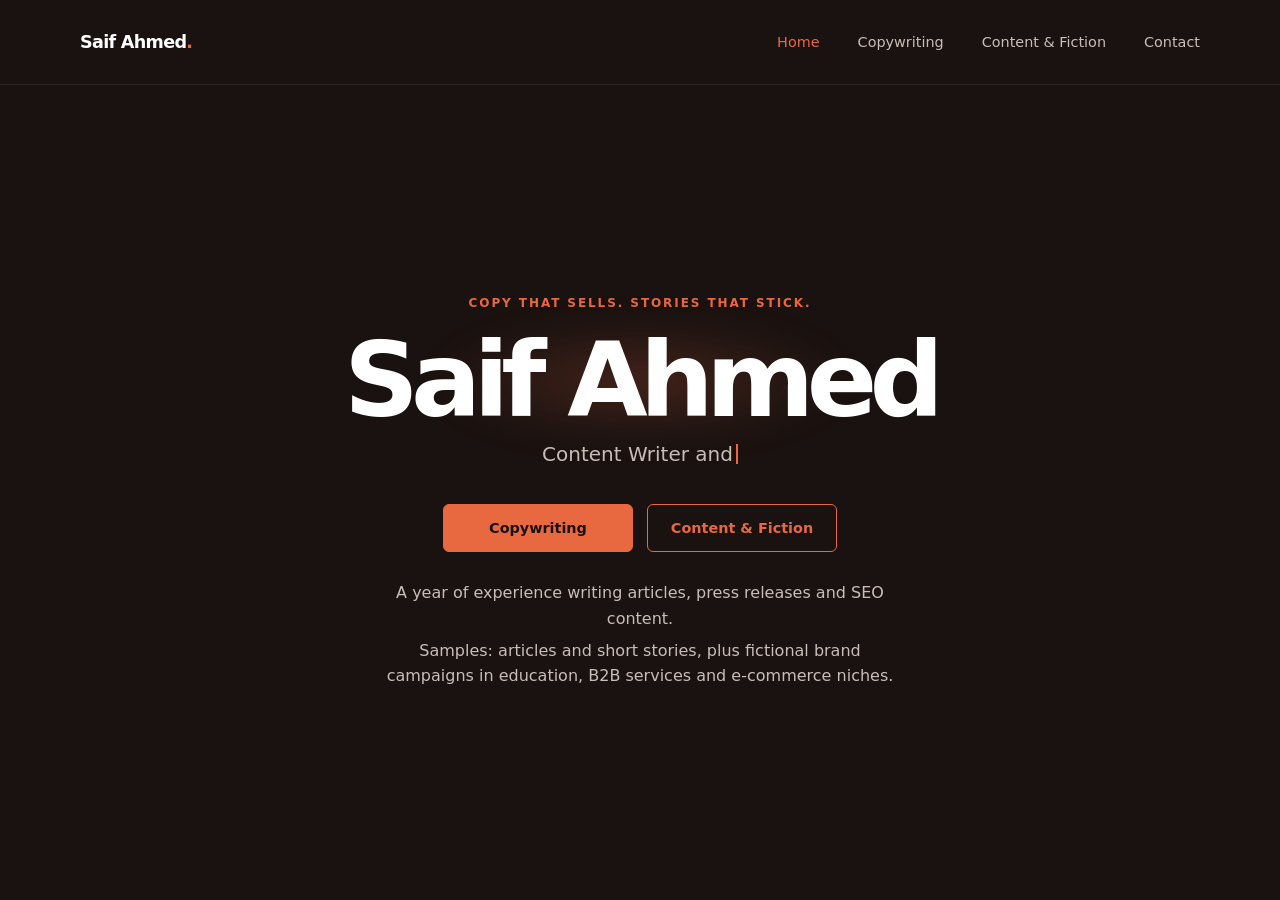
<file: index.html>
<!doctype html>
<html lang="en">
<head>
  <meta charset="utf-8">
  <meta name="viewport" content="width=device-width, initial-scale=1">
  <meta name="theme-color" content="#1A1210">
  <title>Saif Ahmed | Writer</title>
  <link rel="stylesheet" href="style.css">
</head>
<body>
  <header class="site-header">
    <nav class="site-nav" aria-label="Main navigation">
      <a class="brand" href="index.html">Saif Ahmed<span>.</span></a>
      <div class="nav-links">
        <a href="index.html" aria-current="page">Home</a>
        <a href="copywriting.html">Copywriting</a>
        <a href="content-writing.html">Content &amp; Fiction</a>
        <a href="contact.html">Contact</a>
      </div>
    </nav>
  </header>
  <main class="home-main">
    <section class="hero" aria-labelledby="home-title">
      <p class="eyebrow">Copy that sells. Stories that stick.</p>
      <h1 id="home-title">Saif Ahmed</h1>
      <p class="hero-description"><span data-typing-text>Content Writer and Copywriter</span></p>
      <div class="hero-actions">
        <a class="button button-primary" href="copywriting.html">Copywriting</a>
        <a class="button button-outline" href="content-writing.html">Content &amp; Fiction</a>
      </div>
      <p class="hero-overview"><span>A year of experience writing articles, press releases and SEO content.</span><span>Samples: articles and short stories, plus fictional brand campaigns in education, B2B services and <span class="no-wrap">e-commerce</span> niches.</span></p>
    </section>
  </main>
  <script src="script.js"></script>
</body>
</html>
</file>
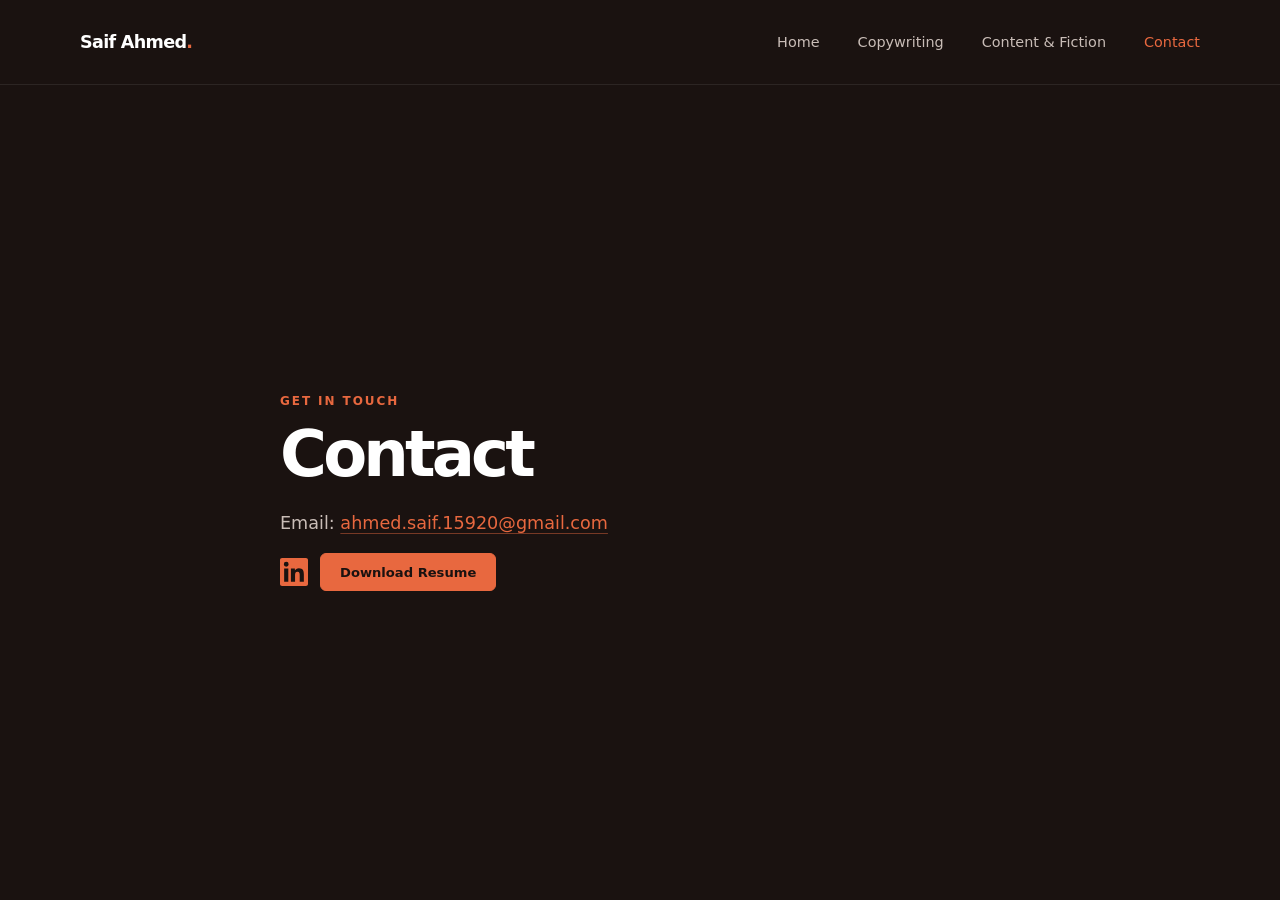
<file: contact.html>
<!doctype html>
<html lang="en">
<head>
  <meta charset="utf-8">
  <meta name="viewport" content="width=device-width, initial-scale=1">
  <meta name="theme-color" content="#1A1210">
  <title>Contact | Saif Ahmed</title>
  <link rel="stylesheet" href="style.css">
</head>
<body>
  <header class="site-header">
    <nav class="site-nav" aria-label="Main navigation">
      <a class="brand" href="index.html">Saif Ahmed<span>.</span></a>
      <div class="nav-links">
        <a href="index.html">Home</a>
        <a href="copywriting.html">Copywriting</a>
        <a href="content-writing.html">Content &amp; Fiction</a>
        <a href="contact.html" aria-current="page">Contact</a>
      </div>
    </nav>
  </header>
  <main class="contact-main">
    <p class="eyebrow">Get in touch</p>
    <h1>Contact</h1>
    <p class="contact-message">Email: <a href="mailto:ahmed.saif.15920@gmail.com">ahmed.saif.15920@gmail.com</a></p>
    <div class="contact-actions">
      <a class="linkedin-link" href="https://www.linkedin.com/in/saif-ahmed-6118302a7" target="_blank" rel="noopener noreferrer" aria-label="Saif Ahmed on LinkedIn">
        <svg xmlns="http://www.w3.org/2000/svg" width="28" height="28" viewBox="0 0 24 24" fill="currentColor" aria-hidden="true">
          <path d="M20.447 20.452h-3.554v-5.569c0-1.328-.027-3.037-1.852-3.037-1.853 0-2.136 1.445-2.136 2.939v5.667H9.35V9h3.414v1.561h.049c.476-.9 1.637-1.85 3.37-1.85 3.601 0 4.267 2.37 4.267 5.455v6.286zM5.337 7.433a2.062 2.062 0 1 1 0-4.124 2.062 2.062 0 0 1 0 4.124zM3.555 9h3.564v11.452H3.555V9zM22.225 0H1.771C.792 0 0 .774 0 1.729v20.542C0 23.227.792 24 1.771 24h20.451C23.2 24 24 23.227 24 22.271V1.729C24 .774 23.2 0 22.222 0h.003z"/>
        </svg>
      </a>
      <a class="button button-small" href="pdfs/saif-ahmed-resume.pdf" download="Saif-Ahmed-Resume.pdf">Download Resume</a>
    </div>
  </main>
  <script src="script.js"></script>
</body>
</html>
</file>
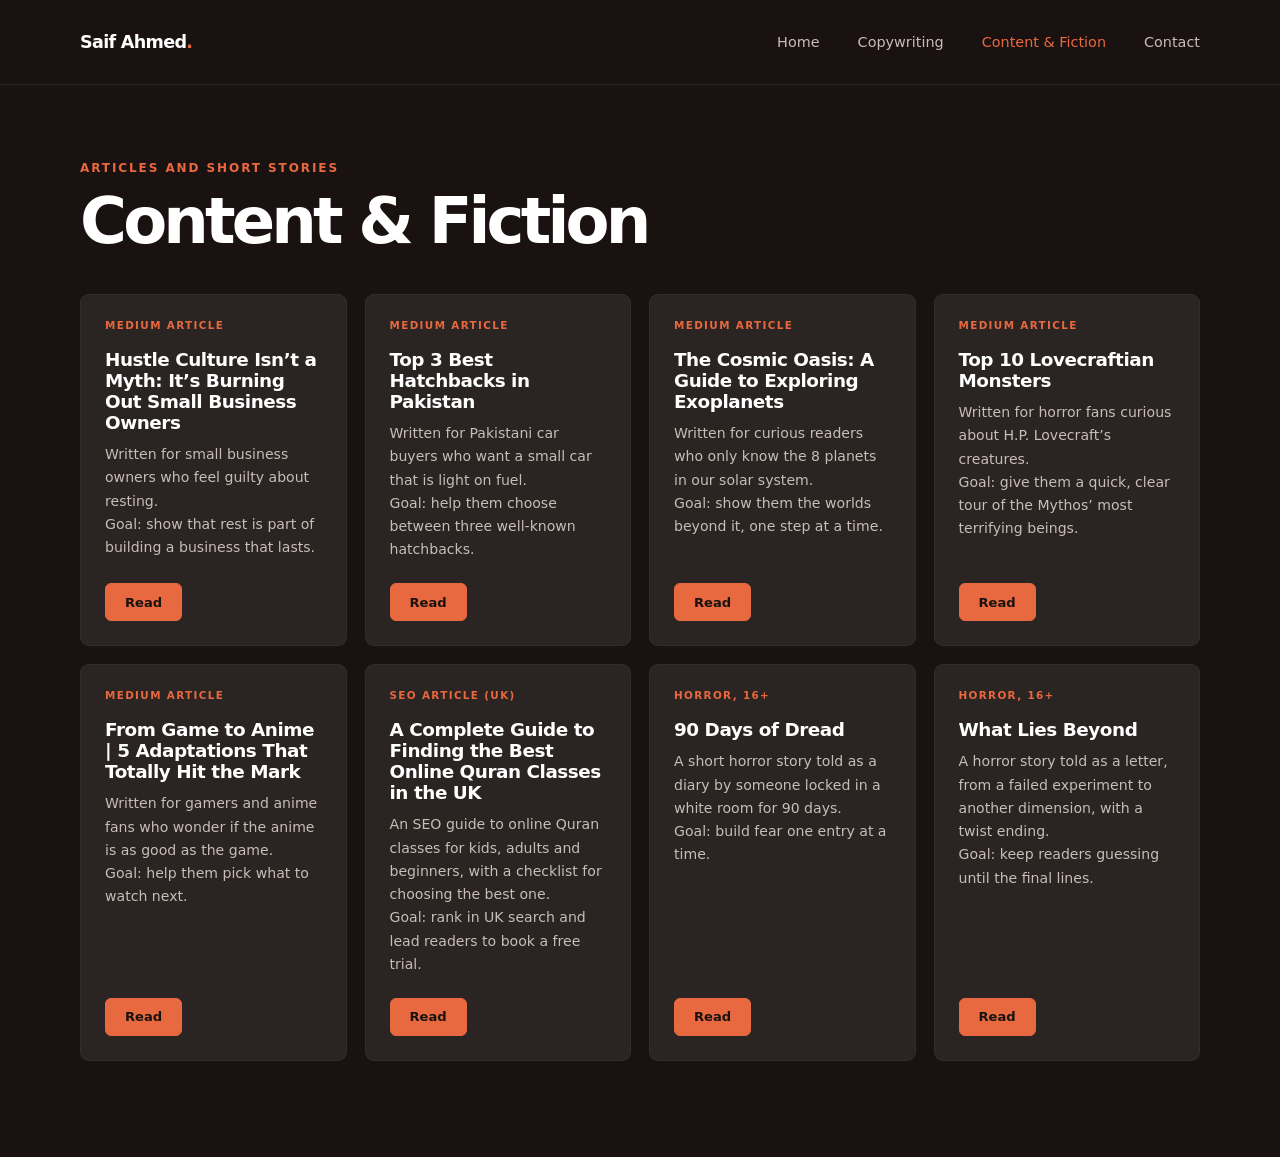
<file: content-writing.html>
<!doctype html>
<html lang="en">
<head>
  <meta charset="utf-8">
  <meta name="viewport" content="width=device-width, initial-scale=1">
  <meta name="theme-color" content="#1A1210">
  <title>Content &amp; Fiction | Saif Ahmed</title>
  <link rel="stylesheet" href="style.css">
</head>
<body>
  <header class="site-header">
    <nav class="site-nav" aria-label="Main navigation">
      <a class="brand" href="index.html">Saif Ahmed<span>.</span></a>
      <div class="nav-links">
        <a href="index.html">Home</a>
        <a href="copywriting.html">Copywriting</a>
        <a href="content-writing.html" aria-current="page">Content &amp; Fiction</a>
        <a href="contact.html">Contact</a>
      </div>
    </nav>
  </header>
  <main class="portfolio-main">
    <header class="section-heading">
      <p class="eyebrow">Articles and short stories</p>
      <h1>Content &amp; Fiction</h1>
    </header>
    <section class="card-grid" aria-label="Content and fiction portfolio">
      <article class="work-card reveal-card">
        <p class="card-label">Medium article</p>
        <h2>Hustle Culture Isn’t a Myth: It’s Burning Out Small Business Owners</h2>
        <p class="card-description">Written for small business owners who feel guilty about resting.<br>Goal: show that rest is part of building a business that lasts.</p>
        <a class="button button-small" href="https://medium.com/@saifahmad15920/hustle-culture-isnt-a-myth-it-s-burning-out-small-business-owners-9efbaaa641d1" target="_blank" rel="noopener noreferrer">Read</a>
      </article>
      <article class="work-card reveal-card">
        <p class="card-label">Medium article</p>
        <h2>Top 3 Best Hatchbacks in Pakistan</h2>
        <p class="card-description">Written for Pakistani car buyers who want a small car that is light on fuel.<br>Goal: help them choose between three well-known hatchbacks.</p>
        <a class="button button-small" href="https://medium.com/@saifahmad15920/top-3-best-hatchbacks-in-pakistan-bc2b2c639349" target="_blank" rel="noopener noreferrer">Read</a>
      </article>
      <article class="work-card reveal-card">
        <p class="card-label">Medium article</p>
        <h2>The Cosmic Oasis: A Guide to Exploring Exoplanets</h2>
        <p class="card-description">Written for curious readers who only know the 8 planets in our solar system.<br>Goal: show them the worlds beyond it, one step at a time.</p>
        <a class="button button-small" href="https://medium.com/@saifahmad15920/the-cosmic-oasis-a-guide-to-exploring-exoplanets-871d51387759" target="_blank" rel="noopener noreferrer">Read</a>
      </article>
      <article class="work-card reveal-card">
        <p class="card-label">Medium article</p>
        <h2>Top 10 Lovecraftian Monsters</h2>
        <p class="card-description">Written for horror fans curious about H.P. Lovecraft’s creatures.<br>Goal: give them a quick, clear tour of the Mythos’ most terrifying beings.</p>
        <a class="button button-small" href="https://medium.com/@saifahmad15920/top-10-lovecraftian-monsters-b488d215143d" target="_blank" rel="noopener noreferrer">Read</a>
      </article>
      <article class="work-card reveal-card">
        <p class="card-label">Medium article</p>
        <h2>From Game to Anime | 5 Adaptations That Totally Hit the Mark</h2>
        <p class="card-description">Written for gamers and anime fans who wonder if the anime is as good as the game.<br>Goal: help them pick what to watch next.</p>
        <a class="button button-small" href="https://medium.com/@saifahmad15920/from-game-to-anime-5-adaptations-that-totally-hit-the-mark-7155b21522bf" target="_blank" rel="noopener noreferrer">Read</a>
      </article>
      <article class="work-card reveal-card">
        <p class="card-label">SEO article (UK)</p>
        <h2>A Complete Guide to Finding the Best Online Quran Classes in the UK</h2>
        <p class="card-description">An SEO guide to online Quran classes for kids, adults and beginners, with a checklist for choosing the best one.<br>Goal: rank in UK search and lead readers to book a free trial.</p>
        <a class="button button-small" href="pdfs/online-quran-classes-uk.pdf" target="_blank" rel="noopener noreferrer">Read</a>
      </article>
      <article class="work-card reveal-card">
        <p class="card-label">Horror, 16+</p>
        <h2>90 Days of Dread</h2>
        <p class="card-description">A short horror story told as a diary by someone locked in a white room for 90 days.<br>Goal: build fear one entry at a time.</p>
        <a class="button button-small" href="pdfs/90-days-of-dread.pdf" target="_blank" rel="noopener noreferrer">Read</a>
      </article>
      <article class="work-card reveal-card">
        <p class="card-label">Horror, 16+</p>
        <h2>What Lies Beyond</h2>
        <p class="card-description">A horror story told as a letter, from a failed experiment to another dimension, with a twist ending.<br>Goal: keep readers guessing until the final lines.</p>
        <a class="button button-small" href="pdfs/what-lies-beyond.pdf" target="_blank" rel="noopener noreferrer">Read</a>
      </article>
    </section>
  </main>
  <script src="script.js"></script>
</body>
</html>
</file>
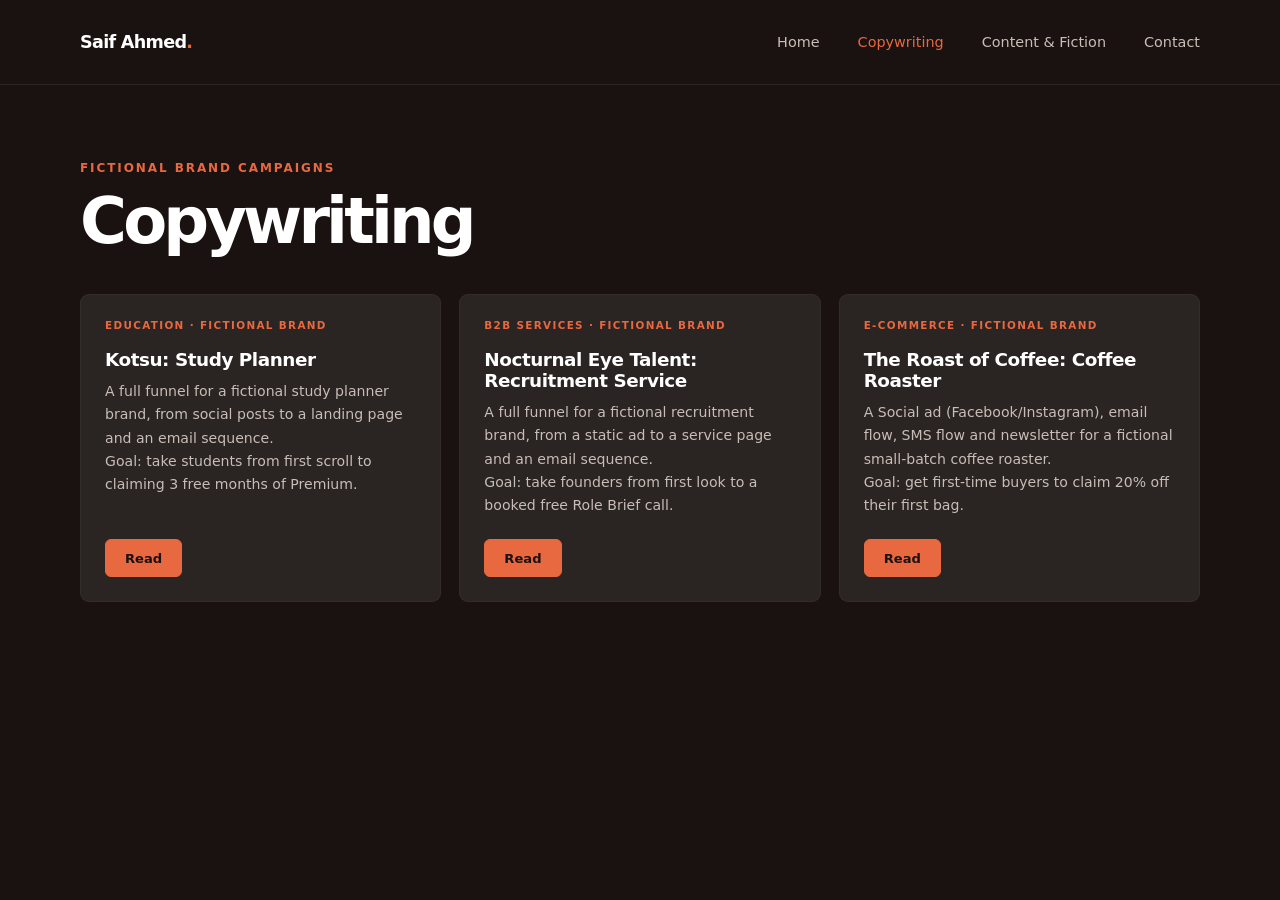
<file: copywriting.html>
<!doctype html>
<html lang="en">
<head>
  <meta charset="utf-8">
  <meta name="viewport" content="width=device-width, initial-scale=1">
  <meta name="theme-color" content="#1A1210">
  <title>Copywriting | Saif Ahmed</title>
  <link rel="stylesheet" href="style.css">
</head>
<body>
  <header class="site-header">
    <nav class="site-nav" aria-label="Main navigation">
      <a class="brand" href="index.html">Saif Ahmed<span>.</span></a>
      <div class="nav-links">
        <a href="index.html">Home</a>
        <a href="copywriting.html" aria-current="page">Copywriting</a>
        <a href="content-writing.html">Content &amp; Fiction</a>
        <a href="contact.html">Contact</a>
      </div>
    </nav>
  </header>
  <main class="portfolio-main">
    <header class="section-heading">
      <p class="eyebrow">Fictional brand campaigns</p>
      <h1>Copywriting</h1>
    </header>
    <section class="card-grid card-grid-three" aria-label="Copywriting portfolio">
      <article class="work-card reveal-card">
        <p class="card-label">Education · Fictional brand</p>
        <h2>Kotsu: Study Planner</h2>
        <p class="card-description">A full funnel for a fictional study planner brand, from social posts to a landing page and an email sequence.<br>Goal: take students from first scroll to claiming 3 free months of Premium.</p>
        <a class="button button-small" href="pdfs/kotsu.pdf" target="_blank" rel="noopener noreferrer">Read</a>
      </article>
      <article class="work-card reveal-card">
        <p class="card-label">B2B services · Fictional brand</p>
        <h2>Nocturnal Eye Talent: Recruitment Service</h2>
        <p class="card-description">A full funnel for a fictional recruitment brand, from a static ad to a service page and an email sequence.<br>Goal: take founders from first look to a booked free Role Brief call.</p>
        <a class="button button-small" href="pdfs/nocturnal-eye-talent.pdf" target="_blank" rel="noopener noreferrer">Read</a>
      </article>
      <article class="work-card reveal-card">
        <p class="card-label">E-commerce · Fictional brand</p>
        <h2>The Roast of Coffee: Coffee Roaster</h2>
        <p class="card-description">A Social ad (Facebook/Instagram), email flow, SMS flow and newsletter for a fictional small-batch coffee roaster.<br>Goal: get first-time buyers to claim 20% off their first bag.</p>
        <a class="button button-small" href="pdfs/the-roast-of-coffee.pdf" target="_blank" rel="noopener noreferrer">Read</a>
      </article>
    </section>
  </main>
  <script src="script.js"></script>
</body>
</html>
</file>
<file: style.css>
:root {
  color-scheme: dark;
  --page: #1A1210;
  --card: #2A2422;
  --accent: #E8683F;
  --text: #FFFFFF;
  --muted: #C9BDB7;
  --content-width: 1120px;
}

* {
  box-sizing: border-box;
}

html {
  min-width: 320px;
  background: var(--page);
}

body {
  min-height: 100vh;
  margin: 0;
  background: var(--page);
  color: var(--text);
  font-family: Inter, ui-sans-serif, system-ui, -apple-system, BlinkMacSystemFont, "Segoe UI", sans-serif;
  -webkit-font-smoothing: antialiased;
}

a {
  color: inherit;
}

.site-header {
  border-bottom: 1px solid rgba(255, 255, 255, 0.08);
}

.site-nav {
  width: min(var(--content-width), calc(100% - 48px));
  min-height: 84px;
  margin: 0 auto;
  display: flex;
  align-items: center;
  justify-content: space-between;
  gap: 32px;
}

.brand {
  flex-shrink: 0;
  color: var(--text);
  font-size: 1.1rem;
  font-weight: 750;
  letter-spacing: -0.04em;
  text-decoration: none;
}

.brand span {
  color: var(--accent);
}

.nav-links {
  display: flex;
  align-items: center;
  gap: clamp(18px, 3vw, 38px);
}

.nav-links a {
  color: var(--muted);
  font-size: 0.9rem;
  text-decoration: none;
  transition: color 160ms ease;
}

.nav-links a:hover,
.nav-links a[aria-current="page"] {
  color: var(--accent);
}

.home-main {
  min-height: calc(100vh - 85px);
  display: grid;
  place-items: center;
  padding: 80px 24px;
}

.hero {
  width: min(720px, 100%);
  text-align: center;
}

.eyebrow,
.card-label {
  margin: 0;
  color: var(--accent);
  font-size: 0.75rem;
  font-weight: 700;
  letter-spacing: 0.16em;
  text-transform: uppercase;
}

.hero h1 {
  position: relative;
  isolation: isolate;
  margin: 18px 0 10px;
  font-size: clamp(3.5rem, 10vw, 6.5rem);
  font-weight: 750;
  letter-spacing: -0.075em;
  line-height: 1;
}

.hero h1::before {
  position: absolute;
  z-index: -1;
  top: 50%;
  left: 50%;
  width: clamp(220px, 50vw, 430px);
  height: 1.15em;
  transform: translate(-50%, -50%);
  border-radius: 50%;
  background: radial-gradient(ellipse, rgba(232, 104, 63, 0.22) 0%, rgba(232, 104, 63, 0) 70%);
  content: "";
  filter: blur(18px);
  pointer-events: none;
  animation: glow-drift 9s ease-in-out infinite alternate;
}

.hero-description {
  margin: 0;
  color: var(--muted);
  font-size: clamp(1.05rem, 2.5vw, 1.25rem);
}

.hero-description.typing-active::after {
  display: inline-block;
  height: 1em;
  margin-left: 3px;
  border-right: 2px solid var(--accent);
  content: "";
  vertical-align: -0.12em;
  animation: cursor-blink 800ms steps(2, start) infinite;
}

@keyframes glow-drift {
  from {
    transform: translate(-56%, -50%);
  }
  to {
    transform: translate(-44%, -50%);
  }
}

@keyframes cursor-blink {
  to {
    visibility: hidden;
  }
}

.hero-actions {
  display: flex;
  justify-content: center;
  gap: 14px;
  margin-top: 38px;
}

.hero-overview {
  display: grid;
  gap: 6px;
  max-width: 520px;
  margin: 28px auto 0;
  color: var(--muted);
  font-size: 1rem;
  line-height: 1.6;
}

.hero-overview .no-wrap {
  white-space: nowrap;
}

.button {
  display: inline-flex;
  min-height: 48px;
  align-items: center;
  justify-content: center;
  border: 1px solid var(--accent);
  border-radius: 6px;
  background: var(--accent);
  color: var(--page);
  cursor: pointer;
  font: inherit;
  font-size: 0.9rem;
  font-weight: 700;
  text-decoration: none;
  transition: background-color 160ms ease, color 160ms ease, transform 160ms ease;
}

.button:hover {
  transform: translateY(-2px);
}

.button-primary,
.button-outline {
  width: 190px;
  padding: 0 20px;
}

.button-outline {
  background: transparent;
  color: var(--accent);
}

.button-primary:hover,
.button-small:hover {
  background: #f27b54;
}

.button-outline:hover {
  background: var(--accent);
  color: var(--page);
}

.portfolio-main {
  width: min(var(--content-width), calc(100% - 48px));
  margin: 0 auto;
  padding: 76px 0 96px;
}

.section-heading {
  margin-bottom: 38px;
}

.section-heading h1,
.contact-main h1 {
  margin: 12px 0 0;
  font-size: clamp(2.5rem, 6vw, 4rem);
  font-weight: 730;
  letter-spacing: -0.06em;
  line-height: 1.08;
}

.card-grid {
  display: grid;
  grid-template-columns: repeat(4, minmax(0, 1fr));
  gap: 18px;
}

.card-grid-three {
  grid-template-columns: repeat(3, minmax(0, 1fr));
}

.work-card {
  min-height: 245px;
  display: flex;
  flex-direction: column;
  align-items: flex-start;
  padding: 24px;
  border: 1px solid rgba(255, 255, 255, 0.04);
  border-radius: 9px;
  background: var(--card);
}

.work-card.reveal-card {
  opacity: 0;
  transform: translateY(20px);
  transition: opacity 600ms ease, transform 600ms ease;
}

.work-card.reveal-card.is-visible {
  opacity: 1;
  transform: translateY(0);
}

.card-label {
  font-size: 0.65rem;
  letter-spacing: 0.13em;
}

.work-card h2 {
  margin: 18px 0 10px;
  font-size: 1.15rem;
  font-weight: 650;
  letter-spacing: -0.025em;
}

.card-description {
  margin: 0 0 22px;
  color: var(--muted);
  font-size: 0.88rem;
  line-height: 1.65;
}

.button-small {
  min-height: 38px;
  margin-top: auto;
  padding: 0 19px;
  font-size: 0.82rem;
}

.contact-main {
  width: min(720px, calc(100% - 48px));
  min-height: calc(100vh - 85px);
  margin: 0 auto;
  display: flex;
  flex-direction: column;
  align-items: flex-start;
  justify-content: center;
  padding: 72px 0;
}

.contact-message {
  margin: 24px 0 0;
  color: var(--muted);
  font-size: 1.1rem;
}

.contact-actions {
  display: flex;
  align-items: center;
  flex-wrap: wrap;
  gap: 12px;
  margin-top: 20px;
}

.linkedin-link {
  display: inline-flex;
  color: var(--accent);
  line-height: 0;
  transition: transform 0.2s ease, filter 0.2s ease;
}

.linkedin-link:hover {
  transform: translateY(-2px);
  filter: brightness(1.12);
}

.contact-message a {
  color: var(--accent);
  text-decoration-color: rgba(232, 104, 63, 0.45);
  text-underline-offset: 4px;
}

:focus-visible {
  outline: 2px solid var(--text);
  outline-offset: 4px;
}

@media (max-width: 900px) {
  .card-grid {
    grid-template-columns: repeat(2, minmax(0, 1fr));
  }

  .card-grid-three {
    grid-template-columns: repeat(2, minmax(0, 1fr));
  }
}

@media (max-width: 600px) {
  .site-nav {
    width: calc(100% - 36px);
    min-height: 0;
    flex-direction: column;
    align-items: flex-start;
    gap: 18px;
    padding: 20px 0 16px;
  }

  .nav-links {
    width: 100%;
    flex-wrap: wrap;
    gap: 12px 22px;
  }

  .nav-links a {
    font-size: 0.82rem;
  }

  .home-main {
    min-height: calc(100svh - 125px);
    padding: 64px 20px;
  }

  .hero-actions {
    width: min(360px, 100%);
    flex-direction: column;
    margin: 32px auto 0;
  }

  .button-primary,
  .button-outline {
    width: 100%;
  }

  .portfolio-main {
    width: calc(100% - 36px);
    padding: 54px 0 72px;
  }

  .section-heading {
    margin-bottom: 28px;
  }

  .card-grid,
  .card-grid-three {
    grid-template-columns: 1fr;
    gap: 14px;
  }

  .work-card {
    min-height: 220px;
    padding: 22px;
  }

  .contact-main {
    width: calc(100% - 36px);
    min-height: calc(100svh - 125px);
  }
}

@media (prefers-reduced-motion: reduce) {
  .hero h1::before {
    display: none;
  }

  .hero-description.typing-active::after {
    animation: none;
  }

  .work-card.reveal-card,
  .work-card.reveal-card.is-visible {
    opacity: 1;
    transform: none;
    transition: none;
  }
}
</file>
